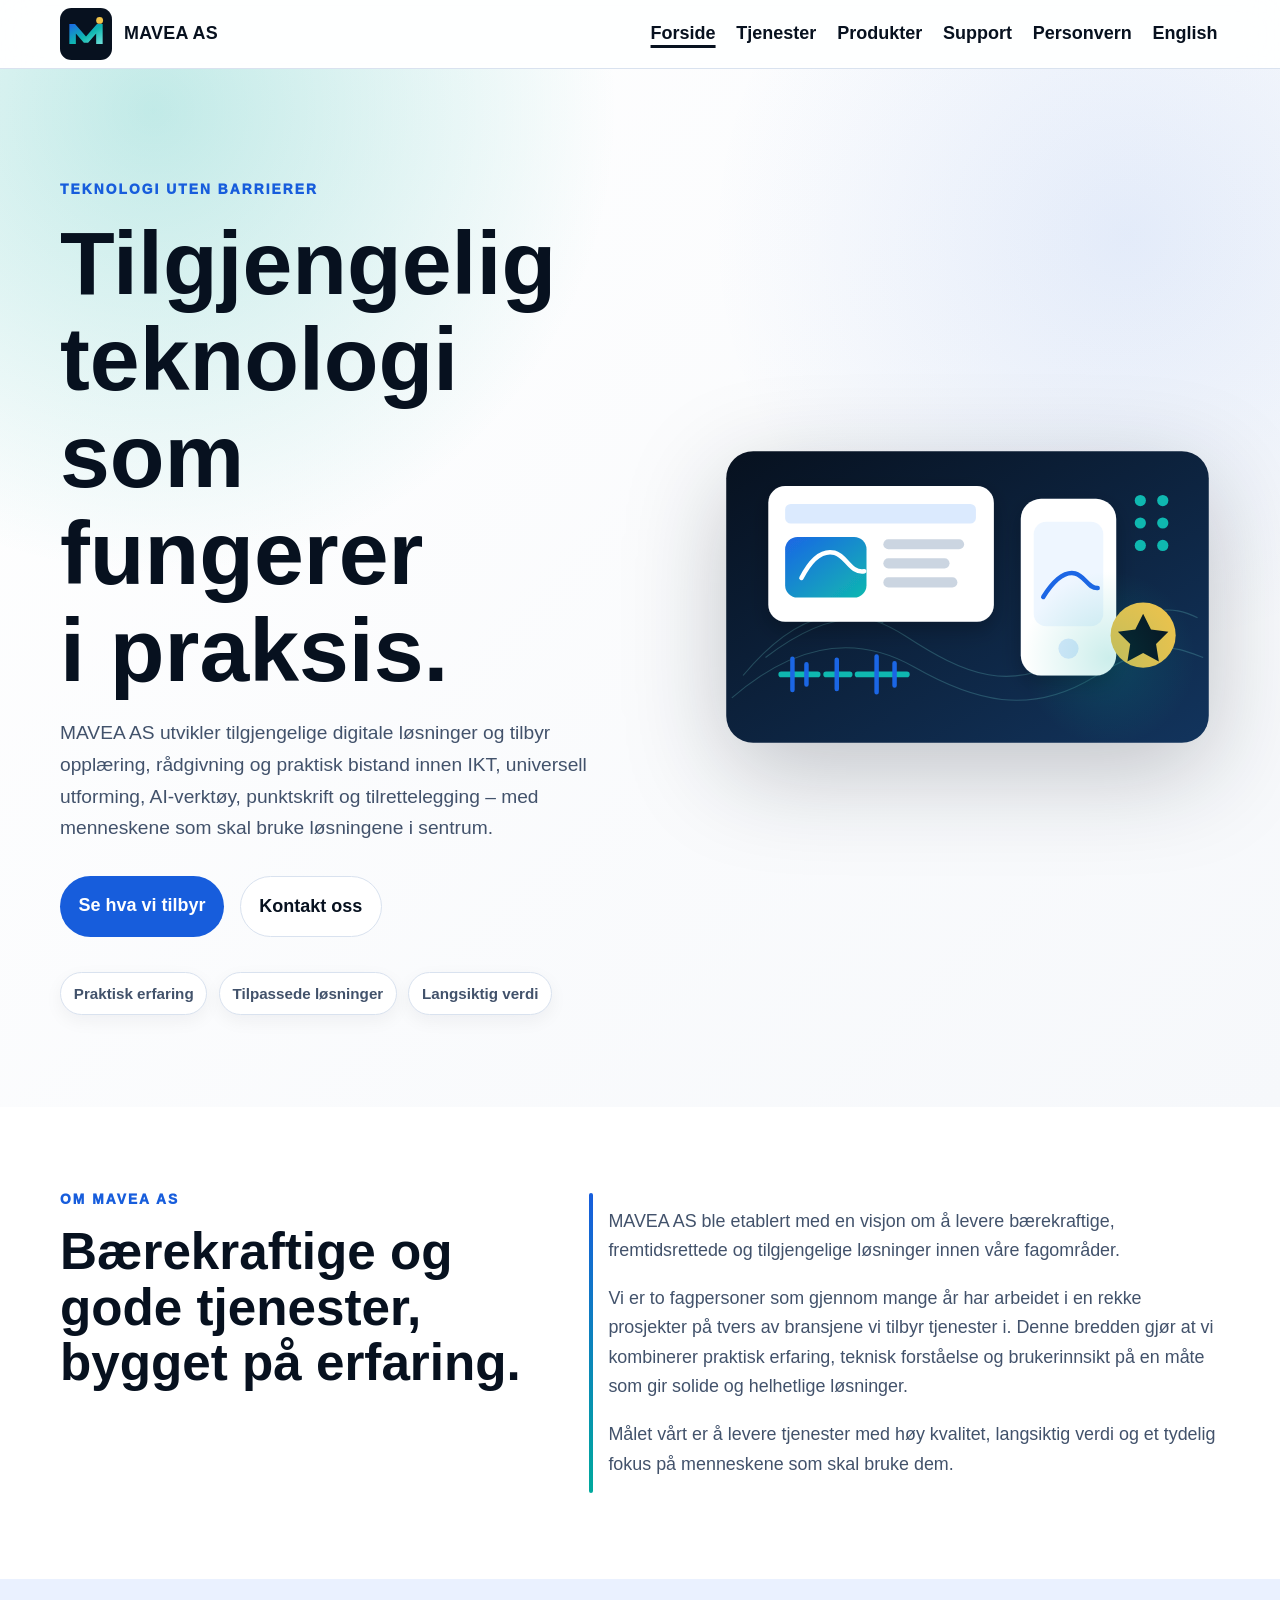
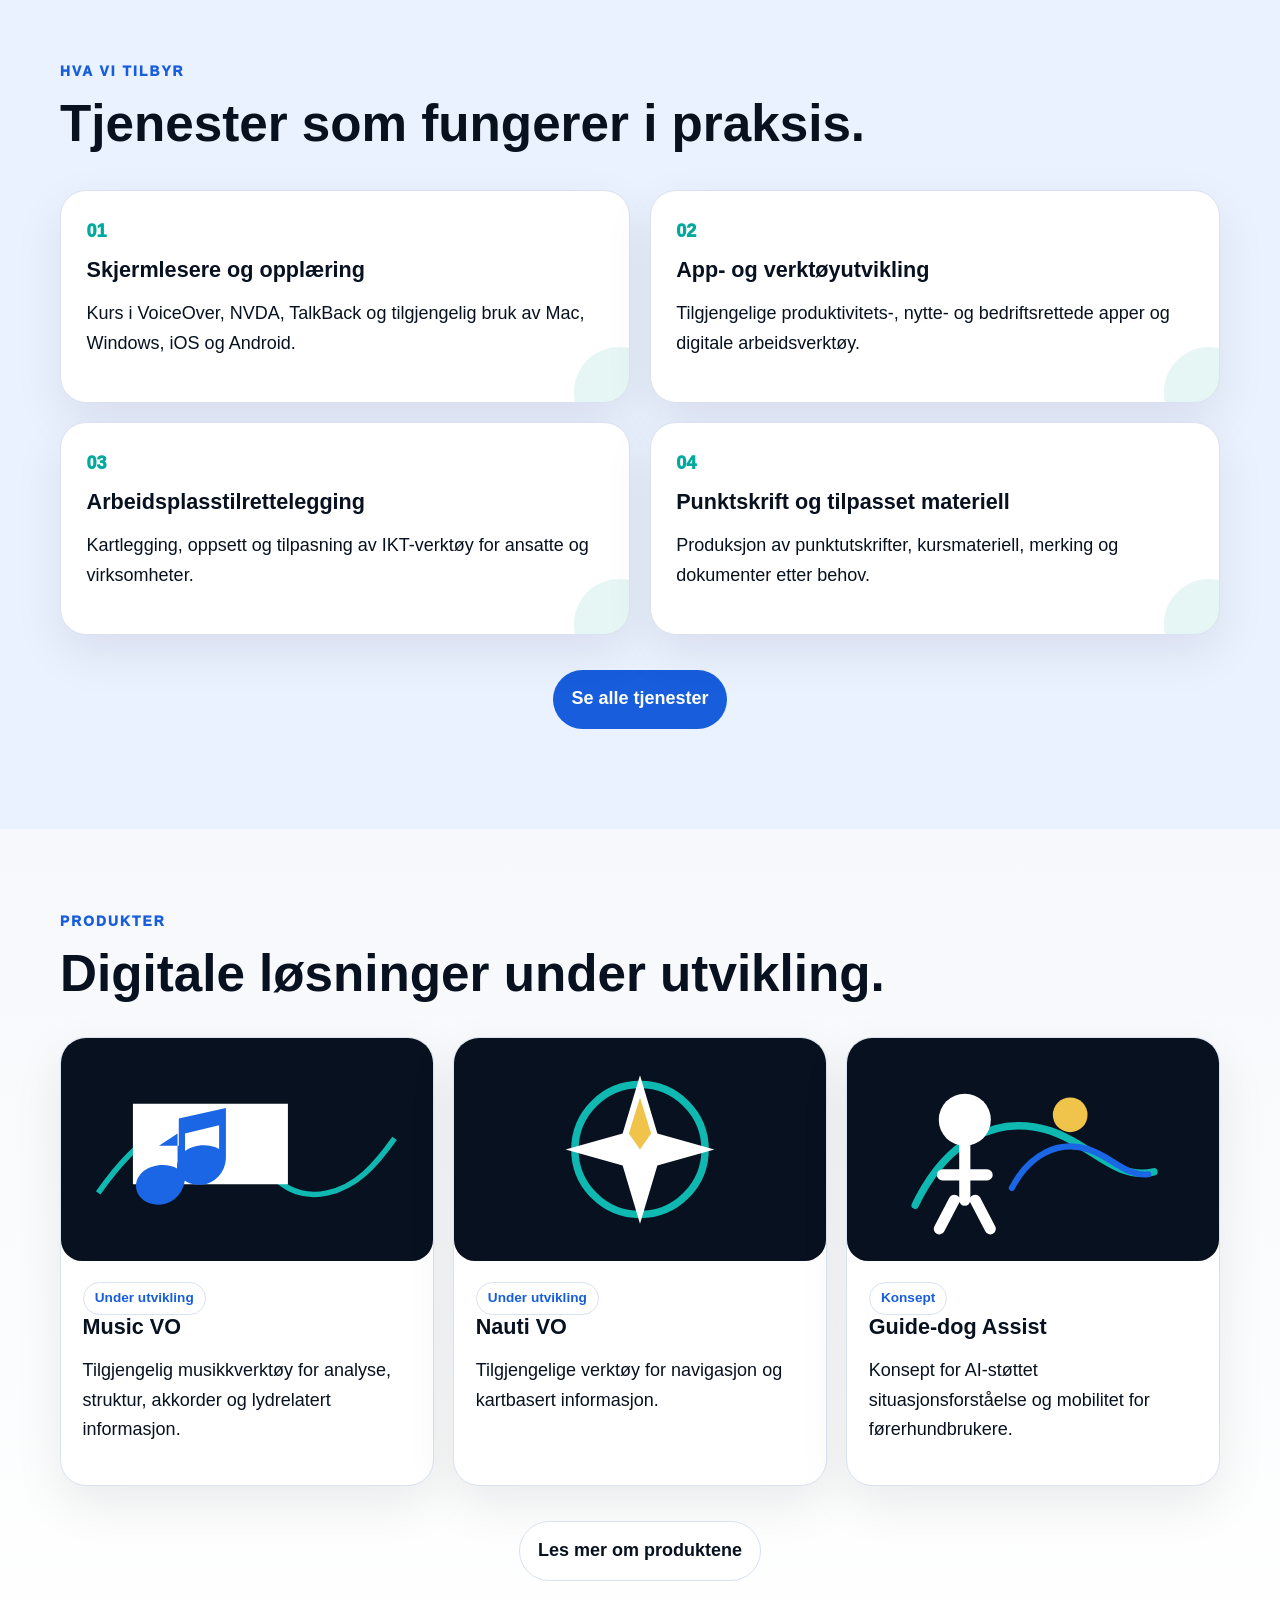
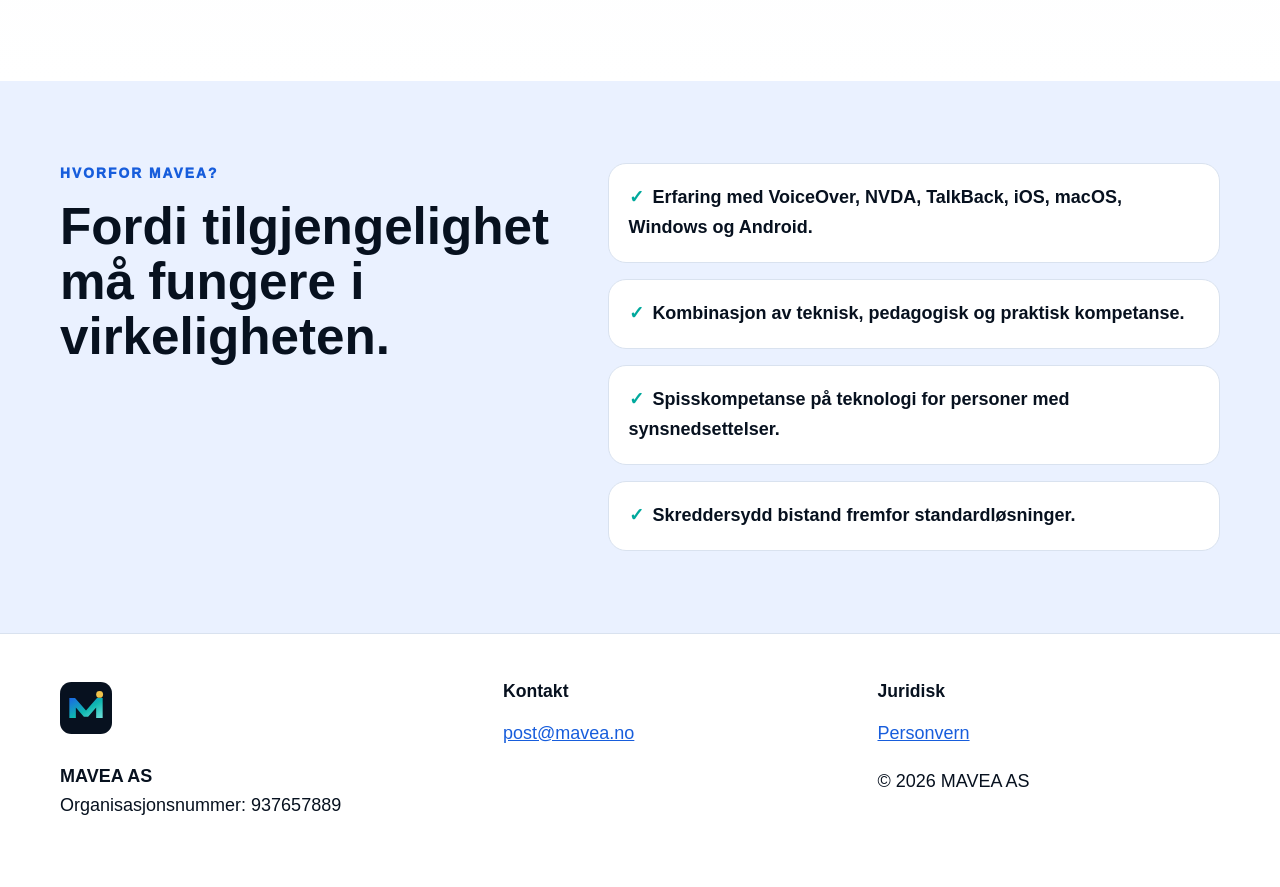
<file: index.html>
<!doctype html>
<html lang="no">
<head>
  <meta charset="utf-8">
  <meta name="viewport" content="width=device-width, initial-scale=1">
  <title>MAVEA AS – Teknologi uten barrierer</title>
  <meta name="description" content="MAVEA AS utvikler tilgjengelige digitale løsninger og tilbyr opplæring, rådgivning og tjenester innen IKT, universell utforming, AI, punktskrift og tilrettelegging.">
  <meta name="theme-color" content="#07111f">
  <meta property="og:title" content="MAVEA AS – Teknologi uten barrierer">
  <meta property="og:description" content="MAVEA AS utvikler tilgjengelige digitale løsninger og tilbyr opplæring, rådgivning og tjenester innen IKT, universell utforming, AI, punktskrift og tilrettelegging.">
  <meta property="og:type" content="website">
  <meta property="og:url" content="https://mavea.no/">
  <meta property="og:image" content="https://mavea.no/og-image.svg">
  <link rel="icon" href="favicon.svg" type="image/svg+xml">
  <link rel="manifest" href="manifest.webmanifest">
  <link rel="stylesheet" href="styles.css">
</head>
<body>
<a class="skip-link" href="#main">Hopp til hovedinnhold</a>
<header class="site-header">
  <div class="container header-inner">
    <a class="brand brand-lockup" href="index.html" aria-label="MAVEA AS"><img src="logo.svg" alt="" class="brand-mark"><span class="brand-name">MAVEA AS</span></a>
    <nav class="nav" aria-label="Hovedmeny">
      
<a href="index.html">Forside</a>
<a href="services.html">Tjenester</a>
<a href="products.html">Produkter</a>
<a href="support.html">Support</a>
<a href="privacy.html">Personvern</a>
<a href="en.html" lang="en">English</a>

    </nav>
  </div>
</header>
<main id="main">
<section class="hero hero-v5">
  <div class="container hero-v5-grid">
    <div>
      <p class="kicker">Teknologi uten barrierer</p>
      <h1>Tilgjengelig teknologi som fungerer i praksis.</h1>
      <p class="lead">MAVEA AS utvikler tilgjengelige digitale løsninger og tilbyr opplæring, rådgivning og praktisk bistand innen IKT, universell utforming, AI-verktøy, punktskrift og tilrettelegging – med menneskene som skal bruke løsningene i sentrum.</p>
      <div class="actions">
        <a class="button primary" href="services.html">Se hva vi tilbyr</a>
        <a class="button secondary" href="mailto:post@mavea.no">Kontakt oss</a>
      </div>
      <div class="trust-row" aria-label="Våre styrker">
        <span>Praktisk erfaring</span><span>Tilpassede løsninger</span><span>Langsiktig verdi</span>
      </div>
    </div>
    <div class="hero-art">
      <img src="hero-illustration.svg" alt="Illustrasjon av tilgjengelig teknologi, mobil, skjerm, punktskrift og navigasjon.">
    </div>
  </div>
</section>

<section class="section about-intro">
  <div class="container split">
    <div>
      <p class="kicker">Om MAVEA AS</p>
      <h2>Bærekraftige og gode tjenester, bygget på erfaring.</h2>
    </div>
    <div class="about-copy">
      <p>MAVEA AS ble etablert med en visjon om å levere bærekraftige, fremtidsrettede og tilgjengelige løsninger innen våre fagområder.</p>
      <p>Vi er to fagpersoner som gjennom mange år har arbeidet i en rekke prosjekter på tvers av bransjene vi tilbyr tjenester i. Denne bredden gjør at vi kombinerer praktisk erfaring, teknisk forståelse og brukerinnsikt på en måte som gir solide og helhetlige løsninger.</p>
      <p>Målet vårt er å levere tjenester med høy kvalitet, langsiktig verdi og et tydelig fokus på menneskene som skal bruke dem.</p>
    </div>
  </div>
</section>

<section class="section alt">
  <div class="container">
    <p class="kicker">Hva vi tilbyr</p>
    <h2>Tjenester som fungerer i praksis.</h2>
    <div class="service-showcase">
      <article><span class="service-number">01</span><h3>Skjermlesere og opplæring</h3><p>Kurs i VoiceOver, NVDA, TalkBack og tilgjengelig bruk av Mac, Windows, iOS og Android.</p></article>
      <article><span class="service-number">02</span><h3>App- og verktøyutvikling</h3><p>Tilgjengelige produktivitets-, nytte- og bedriftsrettede apper og digitale arbeidsverktøy.</p></article>
      <article><span class="service-number">03</span><h3>Arbeidsplasstilrettelegging</h3><p>Kartlegging, oppsett og tilpasning av IKT-verktøy for ansatte og virksomheter.</p></article>
      <article><span class="service-number">04</span><h3>Punktskrift og tilpasset materiell</h3><p>Produksjon av punktutskrifter, kursmateriell, merking og dokumenter etter behov.</p></article>
    </div>
    <p class="center-cta"><a class="button primary" href="services.html">Se alle tjenester</a></p>
  </div>
</section>

<section class="section products-preview">
  <div class="container">
    <p class="kicker">Produkter</p>
    <h2>Digitale løsninger under utvikling.</h2>
    <div class="product-preview-grid">
      <article class="product-preview-card"><img src="product-music.svg" alt=""><div><span class="badge">Under utvikling</span><h3>Music VO</h3><p>Tilgjengelig musikkverktøy for analyse, struktur, akkorder og lydrelatert informasjon.</p></div></article>
      <article class="product-preview-card"><img src="product-nauti.svg" alt=""><div><span class="badge">Under utvikling</span><h3>Nauti VO</h3><p>Tilgjengelige verktøy for navigasjon og kartbasert informasjon.</p></div></article>
      <article class="product-preview-card"><img src="product-guide.svg" alt=""><div><span class="badge">Konsept</span><h3>Guide-dog Assist</h3><p>Konsept for AI-støttet situasjonsforståelse og mobilitet for førerhundbrukere.</p></div></article>
    </div>
    <p class="center-cta"><a class="button secondary" href="products.html">Les mer om produktene</a></p>
  </div>
</section>

<section class="section alt">
  <div class="container split">
    <div>
      <p class="kicker">Hvorfor MAVEA?</p>
      <h2>Fordi tilgjengelighet må fungere i virkeligheten.</h2>
    </div>
    <ul class="check-list">
      <li>Erfaring med VoiceOver, NVDA, TalkBack, iOS, macOS, Windows og Android.</li>
      <li>Kombinasjon av teknisk, pedagogisk og praktisk kompetanse.</li>
      <li>Spisskompetanse på teknologi for personer med synsnedsettelser.</li>
      <li>Skreddersydd bistand fremfor standardløsninger.</li>
    </ul>
  </div>
</section>
</main>
<footer class="footer">
  <div class="container footer-grid">
    <div>
      <img src="logo.svg" alt="" class="footer-logo">
      <p><strong>MAVEA AS</strong><br>Organisasjonsnummer: 937657889</p>
    </div>
    <div>
      <h2>Kontakt</h2>
      <p><a href="mailto:post@mavea.no">post@mavea.no</a></p>
    </div>
    <div>
      <h2>Juridisk</h2>
      <p><a href="privacy.html">Personvern</a></p>
      <p>© 2026 MAVEA AS</p>
    </div>
  </div>
</footer>
<script src="script.js"></script>
</body>
</html>
</file>
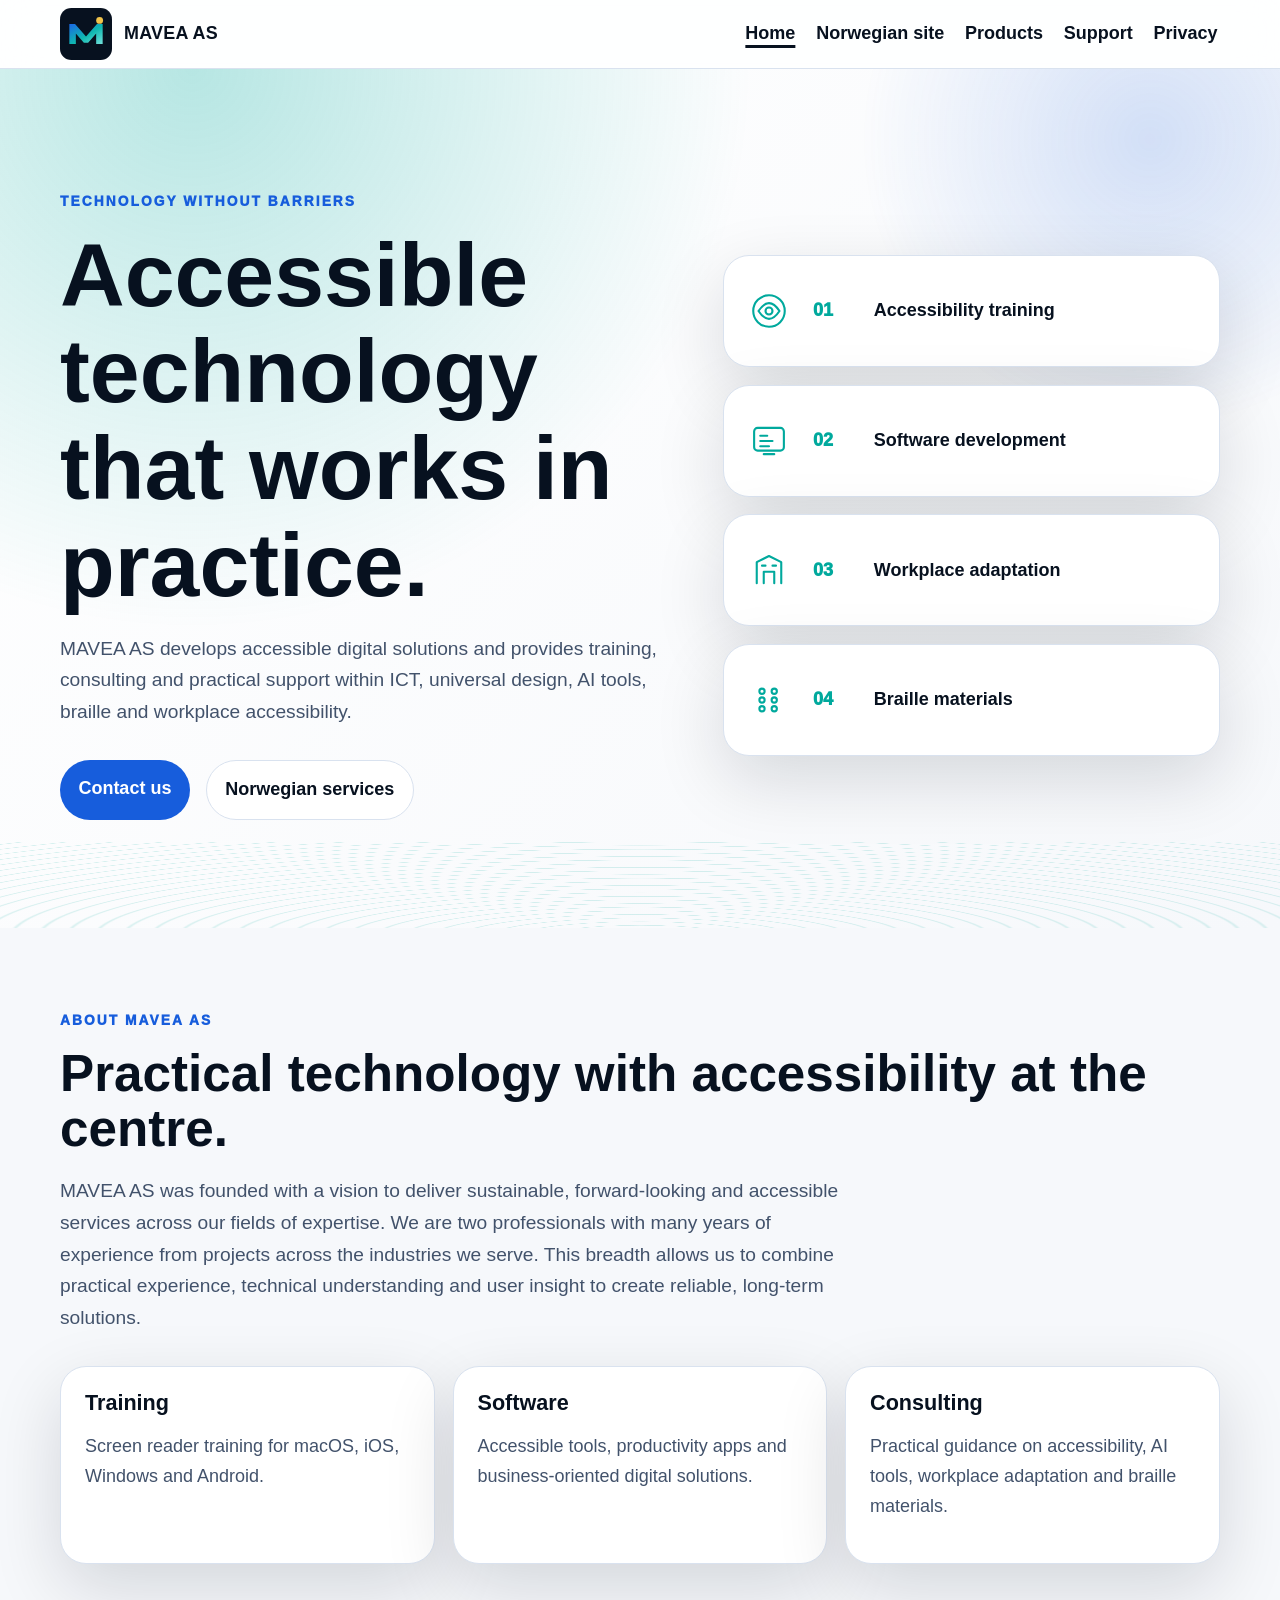
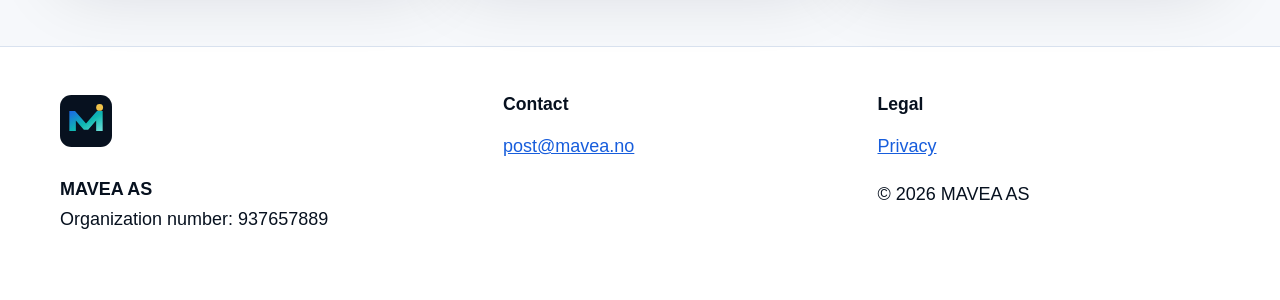
<file: en.html>
<!doctype html>
<html lang="en">
<head>
  <meta charset="utf-8">
  <meta name="viewport" content="width=device-width, initial-scale=1">
  <title>MAVEA AS – Technology without barriers</title>
  <meta name="description" content="MAVEA AS develops accessible digital solutions and provides training, consulting and practical support within ICT, universal design, AI tools, braille and workplace accessibility.">
  <meta name="theme-color" content="#07111f">
  <meta property="og:title" content="MAVEA AS – Technology without barriers">
  <meta property="og:description" content="MAVEA AS develops accessible digital solutions and provides training, consulting and practical support within ICT, universal design, AI tools, braille and workplace accessibility.">
  <meta property="og:type" content="website">
  <meta property="og:url" content="https://mavea.no/">
  <meta property="og:image" content="https://mavea.no/og-image.svg">
  <link rel="icon" href="favicon.svg" type="image/svg+xml">
  <link rel="manifest" href="manifest.webmanifest">
  <link rel="stylesheet" href="styles.css">
</head>
<body>
<a class="skip-link" href="#main">Skip to main content</a>
<header class="site-header">
  <div class="container header-inner">
    <a class="brand brand-lockup" href="en.html" aria-label="MAVEA AS"><img src="logo.svg" alt="" class="brand-mark"><span class="brand-name">MAVEA AS</span></a>
    <nav class="nav" aria-label="Main menu">
      
<a href="en.html">Home</a>
<a href="services.html">Norwegian site</a>
<a href="products.html">Products</a>
<a href="support.html">Support</a>
<a href="privacy.html">Privacy</a>

    </nav>
  </div>
</header>
<main id="main">

<section class="hero hero-enhanced">
  <div class="container hero-inner">
    <div>
      <p class="kicker">Technology without barriers</p>
      <h1>Accessible technology that works in practice.</h1>
      <p class="lead">MAVEA AS develops accessible digital solutions and provides training, consulting and practical support within ICT, universal design, AI tools, braille and workplace accessibility.</p>
      <div class="actions"><a class="button primary" href="mailto:post@mavea.no">Contact us</a><a class="button secondary" href="services.html">Norwegian services</a></div>
    </div>
    <div class="hero-panel" aria-label="Main areas">
      <div class="feature-card"><svg class="feature-icon" aria-hidden="true" viewBox="0 0 48 48"><circle cx="24" cy="24" r="18"/><path d="M12 24c4-6 8-9 12-9s8 3 12 9c-4 6-8 9-12 9s-8-3-12-9Z"/><circle cx="24" cy="24" r="4"/></svg><span>01</span><strong>Accessibility training</strong></div>
      <div class="feature-card"><svg class="feature-icon" aria-hidden="true" viewBox="0 0 48 48"><rect x="7" y="9" width="34" height="26" rx="4"/><path d="M14 18h8M14 24h14M14 30h10M18 39h12"/></svg><span>02</span><strong>Software development</strong></div>
      <div class="feature-card"><svg class="feature-icon" aria-hidden="true" viewBox="0 0 48 48"><path d="M10 39V15l14-7 14 7v24"/><path d="M18 39V26h12v13M16 19h4M28 19h4"/></svg><span>03</span><strong>Workplace adaptation</strong></div>
      <div class="feature-card"><svg class="feature-icon" aria-hidden="true" viewBox="0 0 48 48"><circle cx="16" cy="14" r="3"/><circle cx="16" cy="24" r="3"/><circle cx="16" cy="34" r="3"/><circle cx="30" cy="14" r="3"/><circle cx="30" cy="24" r="3"/><circle cx="30" cy="34" r="3"/></svg><span>04</span><strong>Braille materials</strong></div>
    </div>
  </div>
</section>
<section class="section">
  <div class="container">
    <p class="kicker">About MAVEA AS</p>
    <h2>Practical technology with accessibility at the centre.</h2>
    <p class="intro">MAVEA AS was founded with a vision to deliver sustainable, forward-looking and accessible services across our fields of expertise. We are two professionals with many years of experience from projects across the industries we serve. This breadth allows us to combine practical experience, technical understanding and user insight to create reliable, long-term solutions.</p>
    <div class="cards">
      <article class="card"><h3>Training</h3><p>Screen reader training for macOS, iOS, Windows and Android.</p></article>
      <article class="card"><h3>Software</h3><p>Accessible tools, productivity apps and business-oriented digital solutions.</p></article>
      <article class="card"><h3>Consulting</h3><p>Practical guidance on accessibility, AI tools, workplace adaptation and braille materials.</p></article>
    </div>
  </div>
</section>

</main>
<footer class="footer">
  <div class="container footer-grid">
    <div>
      <img src="logo.svg" alt="" class="footer-logo">
      <p><strong>MAVEA AS</strong><br>Organization number: 937657889</p>
    </div>
    <div>
      <h2>Contact</h2>
      <p><a href="mailto:post@mavea.no">post@mavea.no</a></p>
    </div>
    <div>
      <h2>Legal</h2>
      <p><a href="privacy.html">Privacy</a></p>
      <p>© 2026 MAVEA AS</p>
    </div>
  </div>
</footer>
<script src="script.js"></script>
</body>
</html>
</file>
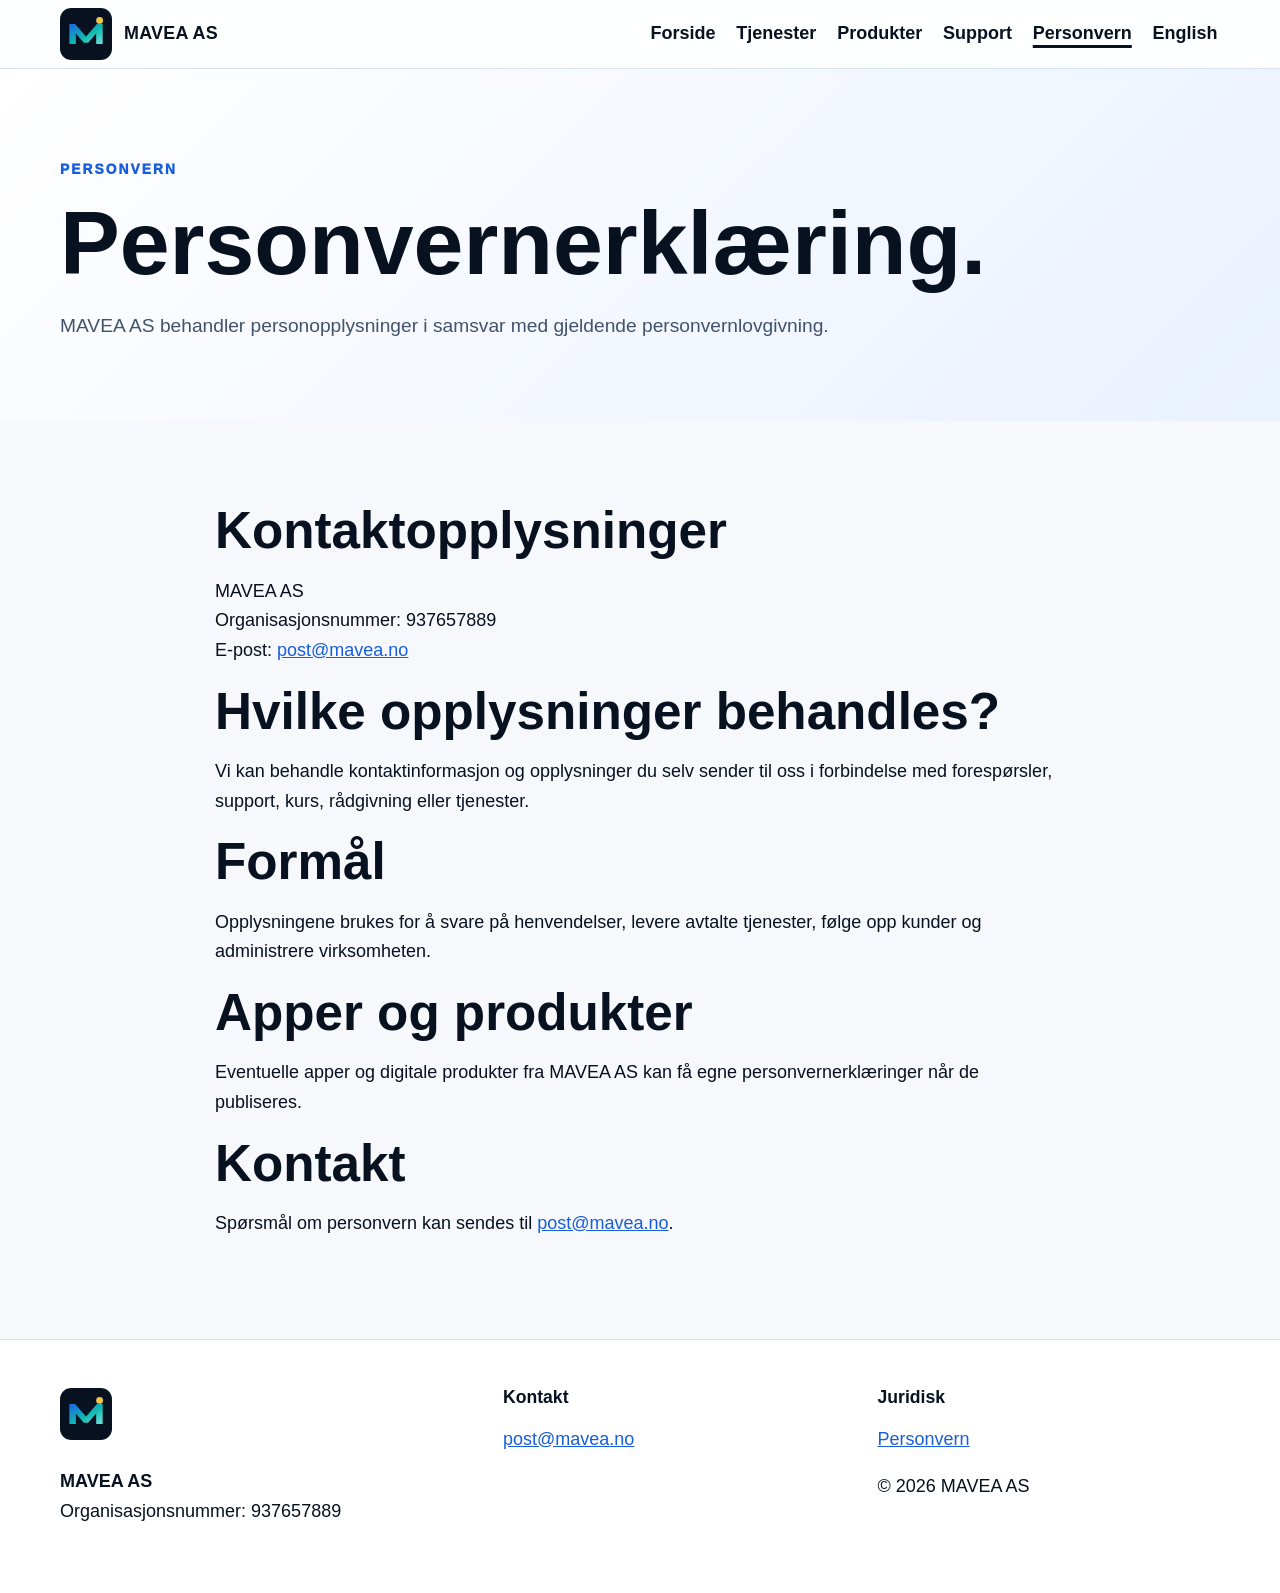
<file: privacy.html>
<!doctype html>
<html lang="no">
<head>
  <meta charset="utf-8">
  <meta name="viewport" content="width=device-width, initial-scale=1">
  <title>Personvern – MAVEA AS</title>
  <meta name="description" content="MAVEA AS utvikler tilgjengelige digitale løsninger og tilbyr opplæring, rådgivning og tjenester innen IKT, universell utforming, AI, punktskrift og tilrettelegging.">
  <meta name="theme-color" content="#07111f">
  <meta property="og:title" content="Personvern – MAVEA AS">
  <meta property="og:description" content="MAVEA AS utvikler tilgjengelige digitale løsninger og tilbyr opplæring, rådgivning og tjenester innen IKT, universell utforming, AI, punktskrift og tilrettelegging.">
  <meta property="og:type" content="website">
  <meta property="og:url" content="https://mavea.no/">
  <meta property="og:image" content="https://mavea.no/og-image.svg">
  <link rel="icon" href="favicon.svg" type="image/svg+xml">
  <link rel="manifest" href="manifest.webmanifest">
  <link rel="stylesheet" href="styles.css">
</head>
<body>
<a class="skip-link" href="#main">Hopp til hovedinnhold</a>
<header class="site-header">
  <div class="container header-inner">
    <a class="brand brand-lockup" href="index.html" aria-label="MAVEA AS"><img src="logo.svg" alt="" class="brand-mark"><span class="brand-name">MAVEA AS</span></a>
    <nav class="nav" aria-label="Hovedmeny">
      
<a href="index.html">Forside</a>
<a href="services.html">Tjenester</a>
<a href="products.html">Produkter</a>
<a href="support.html">Support</a>
<a href="privacy.html">Personvern</a>
<a href="en.html" lang="en">English</a>

    </nav>
  </div>
</header>
<main id="main">

<section class="page-hero">
  <div class="container">
    <p class="kicker">Personvern</p>
    <h1>Personvernerklæring.</h1>
    <p class="lead">MAVEA AS behandler personopplysninger i samsvar med gjeldende personvernlovgivning.</p>
  </div>
</section>
<section class="section">
  <div class="container narrow">
    <h2>Kontaktopplysninger</h2>
    <p>MAVEA AS<br>Organisasjonsnummer: 937657889<br>E-post: <a href="mailto:post@mavea.no">post@mavea.no</a></p>
    <h2>Hvilke opplysninger behandles?</h2>
    <p>Vi kan behandle kontaktinformasjon og opplysninger du selv sender til oss i forbindelse med forespørsler, support, kurs, rådgivning eller tjenester.</p>
    <h2>Formål</h2>
    <p>Opplysningene brukes for å svare på henvendelser, levere avtalte tjenester, følge opp kunder og administrere virksomheten.</p>
    <h2>Apper og produkter</h2>
    <p>Eventuelle apper og digitale produkter fra MAVEA AS kan få egne personvernerklæringer når de publiseres.</p>
    <h2>Kontakt</h2>
    <p>Spørsmål om personvern kan sendes til <a href="mailto:post@mavea.no">post@mavea.no</a>.</p>
  </div>
</section>

</main>
<footer class="footer">
  <div class="container footer-grid">
    <div>
      <img src="logo.svg" alt="" class="footer-logo">
      <p><strong>MAVEA AS</strong><br>Organisasjonsnummer: 937657889</p>
    </div>
    <div>
      <h2>Kontakt</h2>
      <p><a href="mailto:post@mavea.no">post@mavea.no</a></p>
    </div>
    <div>
      <h2>Juridisk</h2>
      <p><a href="privacy.html">Personvern</a></p>
      <p>© 2026 MAVEA AS</p>
    </div>
  </div>
</footer>
<script src="script.js"></script>
</body>
</html>
</file>
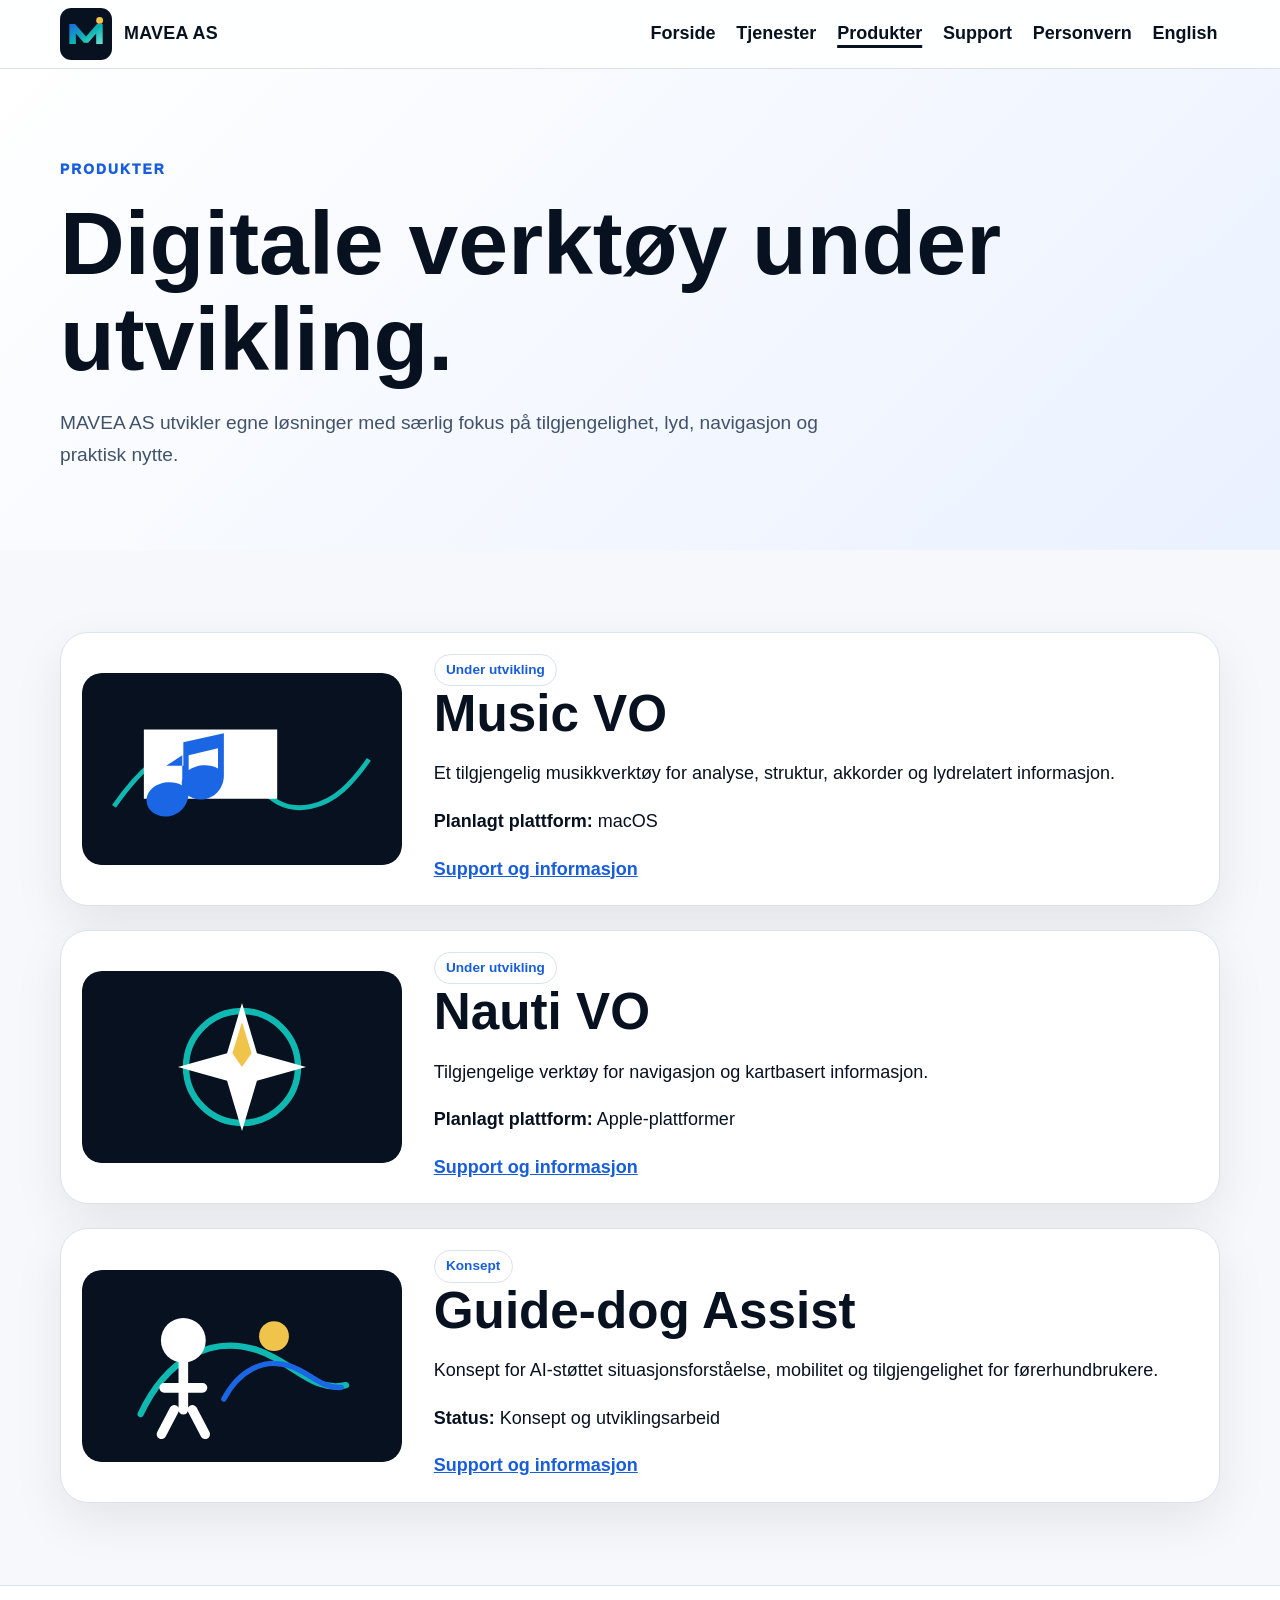
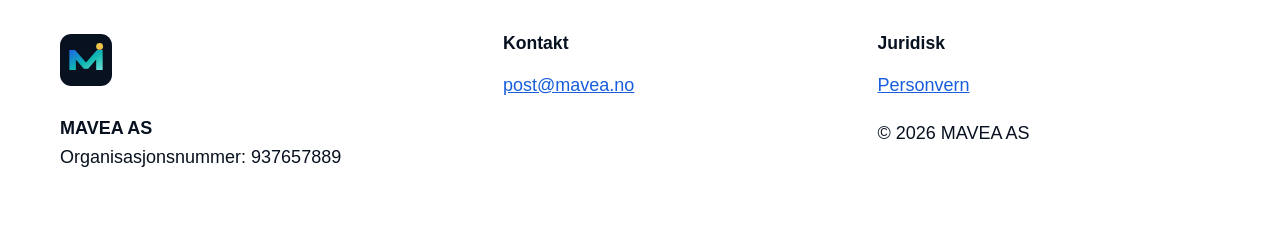
<file: products.html>
<!doctype html>
<html lang="no">
<head>
  <meta charset="utf-8">
  <meta name="viewport" content="width=device-width, initial-scale=1">
  <title>Produkter – MAVEA AS</title>
  <meta name="description" content="MAVEA AS utvikler tilgjengelige digitale løsninger og tilbyr opplæring, rådgivning og tjenester innen IKT, universell utforming, AI, punktskrift og tilrettelegging.">
  <meta name="theme-color" content="#07111f">
  <meta property="og:title" content="Produkter – MAVEA AS">
  <meta property="og:description" content="MAVEA AS utvikler tilgjengelige digitale løsninger og tilbyr opplæring, rådgivning og tjenester innen IKT, universell utforming, AI, punktskrift og tilrettelegging.">
  <meta property="og:type" content="website">
  <meta property="og:url" content="https://mavea.no/">
  <meta property="og:image" content="https://mavea.no/og-image.svg">
  <link rel="icon" href="favicon.svg" type="image/svg+xml">
  <link rel="manifest" href="manifest.webmanifest">
  <link rel="stylesheet" href="styles.css">
</head>
<body>
<a class="skip-link" href="#main">Hopp til hovedinnhold</a>
<header class="site-header">
  <div class="container header-inner">
    <a class="brand brand-lockup" href="index.html" aria-label="MAVEA AS"><img src="logo.svg" alt="" class="brand-mark"><span class="brand-name">MAVEA AS</span></a>
    <nav class="nav" aria-label="Hovedmeny">
      
<a href="index.html">Forside</a>
<a href="services.html">Tjenester</a>
<a href="products.html">Produkter</a>
<a href="support.html">Support</a>
<a href="privacy.html">Personvern</a>
<a href="en.html" lang="en">English</a>

    </nav>
  </div>
</header>
<main id="main">

<section class="page-hero">
  <div class="container">
    <p class="kicker">Produkter</p>
    <h1>Digitale verktøy under utvikling.</h1>
    <p class="lead">MAVEA AS utvikler egne løsninger med særlig fokus på tilgjengelighet, lyd, navigasjon og praktisk nytte.</p>
  </div>
</section>
<section class="section">
  <div class="container product-detail-grid">
    <article class="product-detail-card">
      <img src="product-music.svg" alt="">
      <div><span class="badge">Under utvikling</span><h2>Music VO</h2><p>Et tilgjengelig musikkverktøy for analyse, struktur, akkorder og lydrelatert informasjon.</p><p><strong>Planlagt plattform:</strong> macOS</p><a class="text-link" href="support.html">Support og informasjon</a></div>
    </article>
    <article class="product-detail-card">
      <img src="product-nauti.svg" alt="">
      <div><span class="badge">Under utvikling</span><h2>Nauti VO</h2><p>Tilgjengelige verktøy for navigasjon og kartbasert informasjon.</p><p><strong>Planlagt plattform:</strong> Apple-plattformer</p><a class="text-link" href="support.html">Support og informasjon</a></div>
    </article>
    <article class="product-detail-card">
      <img src="product-guide.svg" alt="">
      <div><span class="badge">Konsept</span><h2>Guide-dog Assist</h2><p>Konsept for AI-støttet situasjonsforståelse, mobilitet og tilgjengelighet for førerhundbrukere.</p><p><strong>Status:</strong> Konsept og utviklingsarbeid</p><a class="text-link" href="support.html">Support og informasjon</a></div>
    </article>
  </div>
</section>

</main>
<footer class="footer">
  <div class="container footer-grid">
    <div>
      <img src="logo.svg" alt="" class="footer-logo">
      <p><strong>MAVEA AS</strong><br>Organisasjonsnummer: 937657889</p>
    </div>
    <div>
      <h2>Kontakt</h2>
      <p><a href="mailto:post@mavea.no">post@mavea.no</a></p>
    </div>
    <div>
      <h2>Juridisk</h2>
      <p><a href="privacy.html">Personvern</a></p>
      <p>© 2026 MAVEA AS</p>
    </div>
  </div>
</footer>
<script src="script.js"></script>
</body>
</html>
</file>
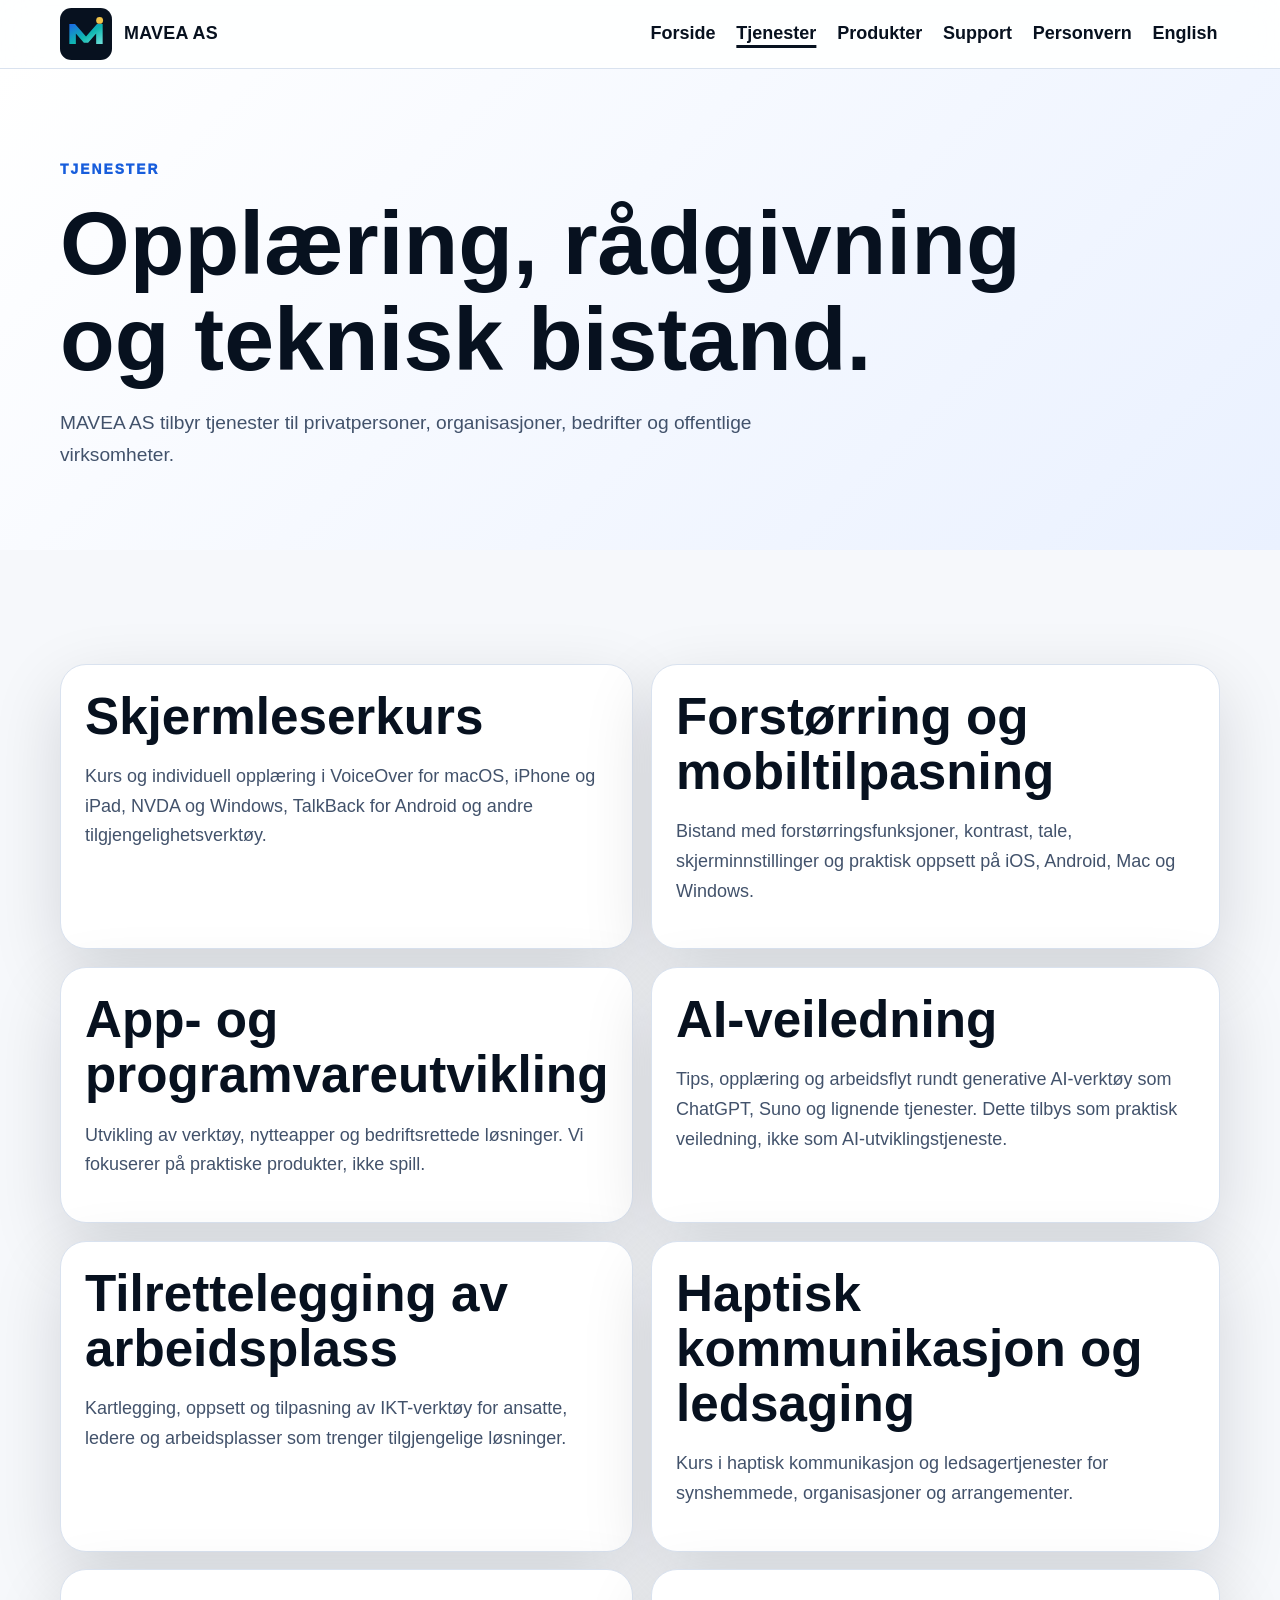
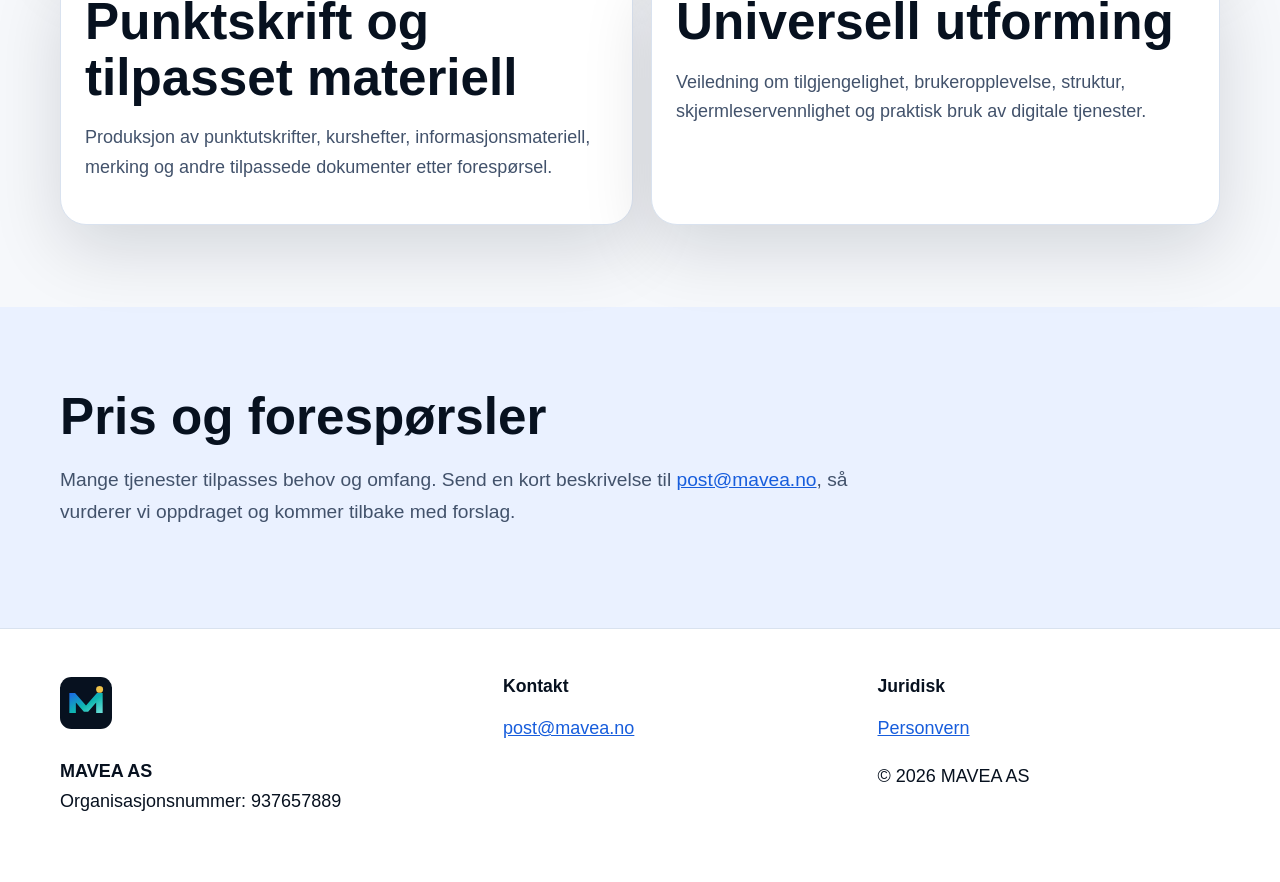
<file: services.html>
<!doctype html>
<html lang="no">
<head>
  <meta charset="utf-8">
  <meta name="viewport" content="width=device-width, initial-scale=1">
  <title>Tjenester – MAVEA AS</title>
  <meta name="description" content="MAVEA AS utvikler tilgjengelige digitale løsninger og tilbyr opplæring, rådgivning og tjenester innen IKT, universell utforming, AI, punktskrift og tilrettelegging.">
  <meta name="theme-color" content="#07111f">
  <meta property="og:title" content="Tjenester – MAVEA AS">
  <meta property="og:description" content="MAVEA AS utvikler tilgjengelige digitale løsninger og tilbyr opplæring, rådgivning og tjenester innen IKT, universell utforming, AI, punktskrift og tilrettelegging.">
  <meta property="og:type" content="website">
  <meta property="og:url" content="https://mavea.no/">
  <meta property="og:image" content="https://mavea.no/og-image.svg">
  <link rel="icon" href="favicon.svg" type="image/svg+xml">
  <link rel="manifest" href="manifest.webmanifest">
  <link rel="stylesheet" href="styles.css">
</head>
<body>
<a class="skip-link" href="#main">Hopp til hovedinnhold</a>
<header class="site-header">
  <div class="container header-inner">
    <a class="brand brand-lockup" href="index.html" aria-label="MAVEA AS"><img src="logo.svg" alt="" class="brand-mark"><span class="brand-name">MAVEA AS</span></a>
    <nav class="nav" aria-label="Hovedmeny">
      
<a href="index.html">Forside</a>
<a href="services.html">Tjenester</a>
<a href="products.html">Produkter</a>
<a href="support.html">Support</a>
<a href="privacy.html">Personvern</a>
<a href="en.html" lang="en">English</a>

    </nav>
  </div>
</header>
<main id="main">

<section class="page-hero">
  <div class="container">
    <p class="kicker">Tjenester</p>
    <h1>Opplæring, rådgivning og teknisk bistand.</h1>
    <p class="lead">MAVEA AS tilbyr tjenester til privatpersoner, organisasjoner, bedrifter og offentlige virksomheter.</p>
  </div>
</section>
<section class="section">
  <div class="container service-grid">
    <article class="service"><h2>Skjermleserkurs</h2><p>Kurs og individuell opplæring i VoiceOver for macOS, iPhone og iPad, NVDA og Windows, TalkBack for Android og andre tilgjengelighetsverktøy.</p></article>
    <article class="service"><h2>Forstørring og mobiltilpasning</h2><p>Bistand med forstørringsfunksjoner, kontrast, tale, skjerminnstillinger og praktisk oppsett på iOS, Android, Mac og Windows.</p></article>
    <article class="service"><h2>App- og programvareutvikling</h2><p>Utvikling av verktøy, nytteapper og bedriftsrettede løsninger. Vi fokuserer på praktiske produkter, ikke spill.</p></article>
    <article class="service"><h2>AI-veiledning</h2><p>Tips, opplæring og arbeidsflyt rundt generative AI-verktøy som ChatGPT, Suno og lignende tjenester. Dette tilbys som praktisk veiledning, ikke som AI-utviklingstjeneste.</p></article>
    <article class="service"><h2>Tilrettelegging av arbeidsplass</h2><p>Kartlegging, oppsett og tilpasning av IKT-verktøy for ansatte, ledere og arbeidsplasser som trenger tilgjengelige løsninger.</p></article>
    <article class="service"><h2>Haptisk kommunikasjon og ledsaging</h2><p>Kurs i haptisk kommunikasjon og ledsagertjenester for synshemmede, organisasjoner og arrangementer.</p></article>
    <article class="service"><h2>Punktskrift og tilpasset materiell</h2><p>Produksjon av punktutskrifter, kurshefter, informasjonsmateriell, merking og andre tilpassede dokumenter etter forespørsel.</p></article>
    <article class="service"><h2>Universell utforming</h2><p>Veiledning om tilgjengelighet, brukeropplevelse, struktur, skjermleservennlighet og praktisk bruk av digitale tjenester.</p></article>
  </div>
</section>
<section class="section alt">
  <div class="container">
    <h2>Pris og forespørsler</h2>
    <p class="intro">Mange tjenester tilpasses behov og omfang. Send en kort beskrivelse til <a href="mailto:post@mavea.no">post@mavea.no</a>, så vurderer vi oppdraget og kommer tilbake med forslag.</p>
  </div>
</section>

</main>
<footer class="footer">
  <div class="container footer-grid">
    <div>
      <img src="logo.svg" alt="" class="footer-logo">
      <p><strong>MAVEA AS</strong><br>Organisasjonsnummer: 937657889</p>
    </div>
    <div>
      <h2>Kontakt</h2>
      <p><a href="mailto:post@mavea.no">post@mavea.no</a></p>
    </div>
    <div>
      <h2>Juridisk</h2>
      <p><a href="privacy.html">Personvern</a></p>
      <p>© 2026 MAVEA AS</p>
    </div>
  </div>
</footer>
<script src="script.js"></script>
</body>
</html>
</file>
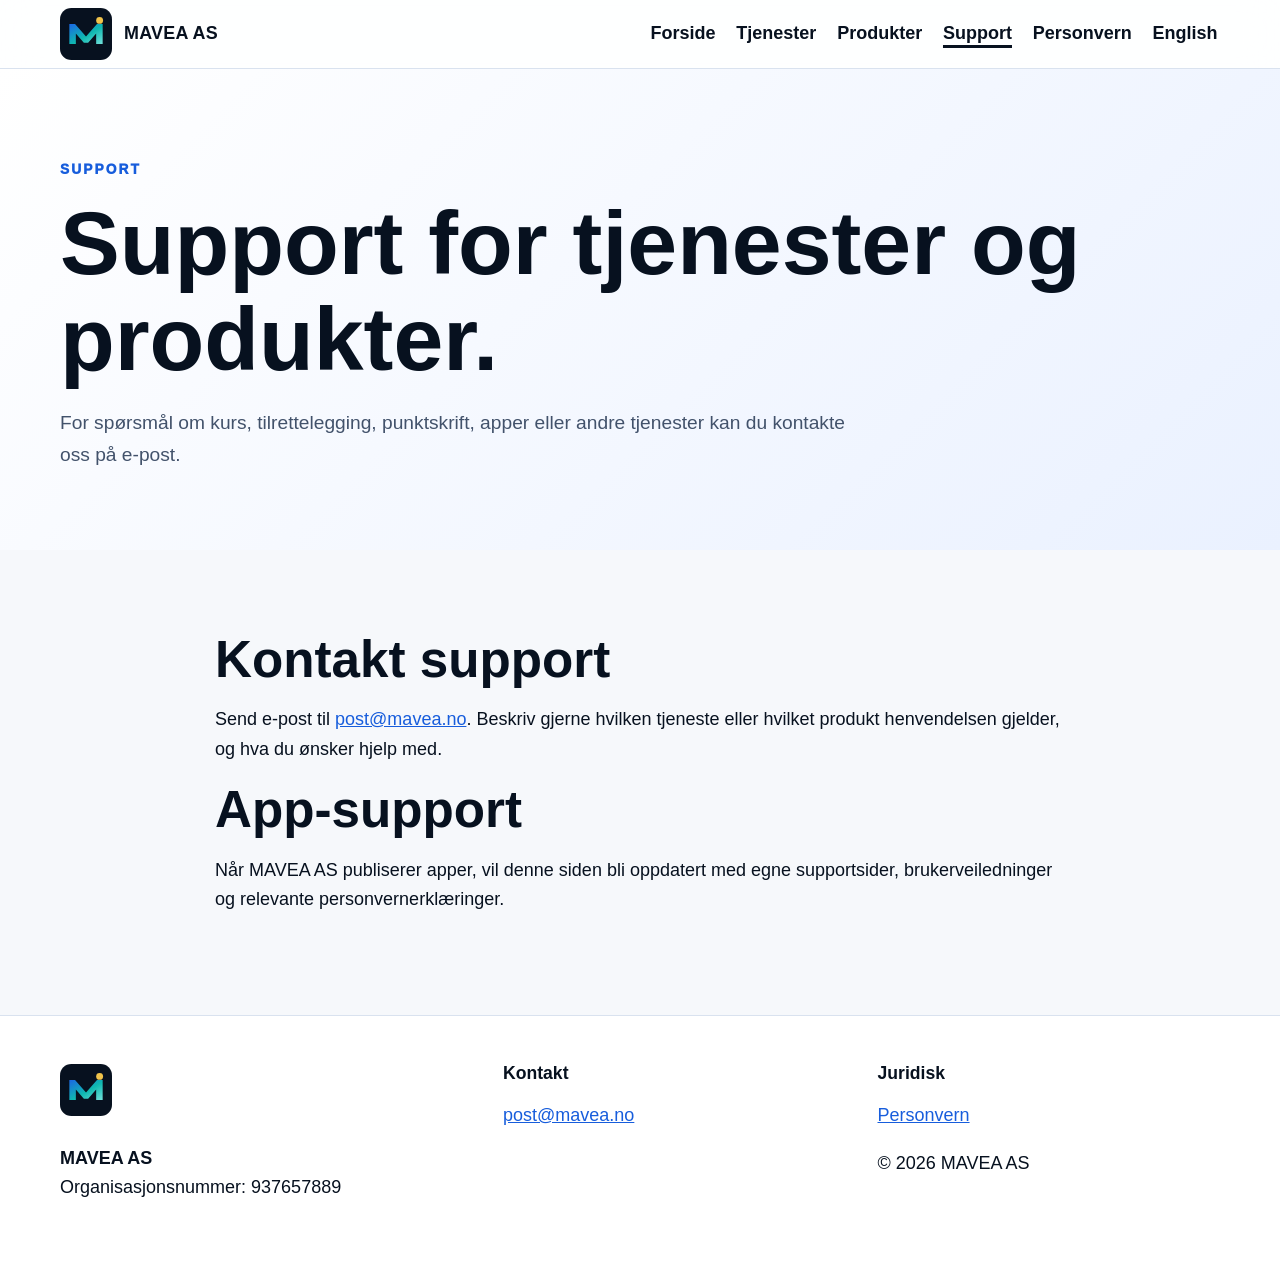
<file: support.html>
<!doctype html>
<html lang="no">
<head>
  <meta charset="utf-8">
  <meta name="viewport" content="width=device-width, initial-scale=1">
  <title>Support – MAVEA AS</title>
  <meta name="description" content="MAVEA AS utvikler tilgjengelige digitale løsninger og tilbyr opplæring, rådgivning og tjenester innen IKT, universell utforming, AI, punktskrift og tilrettelegging.">
  <meta name="theme-color" content="#07111f">
  <meta property="og:title" content="Support – MAVEA AS">
  <meta property="og:description" content="MAVEA AS utvikler tilgjengelige digitale løsninger og tilbyr opplæring, rådgivning og tjenester innen IKT, universell utforming, AI, punktskrift og tilrettelegging.">
  <meta property="og:type" content="website">
  <meta property="og:url" content="https://mavea.no/">
  <meta property="og:image" content="https://mavea.no/og-image.svg">
  <link rel="icon" href="favicon.svg" type="image/svg+xml">
  <link rel="manifest" href="manifest.webmanifest">
  <link rel="stylesheet" href="styles.css">
</head>
<body>
<a class="skip-link" href="#main">Hopp til hovedinnhold</a>
<header class="site-header">
  <div class="container header-inner">
    <a class="brand brand-lockup" href="index.html" aria-label="MAVEA AS"><img src="logo.svg" alt="" class="brand-mark"><span class="brand-name">MAVEA AS</span></a>
    <nav class="nav" aria-label="Hovedmeny">
      
<a href="index.html">Forside</a>
<a href="services.html">Tjenester</a>
<a href="products.html">Produkter</a>
<a href="support.html">Support</a>
<a href="privacy.html">Personvern</a>
<a href="en.html" lang="en">English</a>

    </nav>
  </div>
</header>
<main id="main">

<section class="page-hero">
  <div class="container">
    <p class="kicker">Support</p>
    <h1>Support for tjenester og produkter.</h1>
    <p class="lead">For spørsmål om kurs, tilrettelegging, punktskrift, apper eller andre tjenester kan du kontakte oss på e-post.</p>
  </div>
</section>
<section class="section">
  <div class="container narrow">
    <h2>Kontakt support</h2>
    <p>Send e-post til <a href="mailto:post@mavea.no">post@mavea.no</a>. Beskriv gjerne hvilken tjeneste eller hvilket produkt henvendelsen gjelder, og hva du ønsker hjelp med.</p>
    <h2>App-support</h2>
    <p>Når MAVEA AS publiserer apper, vil denne siden bli oppdatert med egne supportsider, brukerveiledninger og relevante personvernerklæringer.</p>
  </div>
</section>

</main>
<footer class="footer">
  <div class="container footer-grid">
    <div>
      <img src="logo.svg" alt="" class="footer-logo">
      <p><strong>MAVEA AS</strong><br>Organisasjonsnummer: 937657889</p>
    </div>
    <div>
      <h2>Kontakt</h2>
      <p><a href="mailto:post@mavea.no">post@mavea.no</a></p>
    </div>
    <div>
      <h2>Juridisk</h2>
      <p><a href="privacy.html">Personvern</a></p>
      <p>© 2026 MAVEA AS</p>
    </div>
  </div>
</footer>
<script src="script.js"></script>
</body>
</html>
</file>
<file: styles.css>
:root{--bg:#f6f8fb;--surface:#fff;--surface2:#eaf1ff;--text:#07111f;--muted:#42526b;--line:#d9e2ef;--primary:#175ddc;--primary2:#0f3f96;--accent:#00a99d;--gold:#d6a94a;--shadow:0 24px 70px rgba(7,17,31,.14);--radius:26px}
@media(prefers-color-scheme:dark){:root{--bg:#050914;--surface:#0d1726;--surface2:#101c30;--text:#f6f8fb;--muted:#c7d2e5;--line:#26374f;--primary:#7bb0ff;--primary2:#a7c7ff;--accent:#40dccf;--gold:#f0c76c;--shadow:0 24px 70px rgba(0,0,0,.5)}}
*{box-sizing:border-box}html{scroll-behavior:smooth}body{margin:0;font-family:-apple-system,BlinkMacSystemFont,"Segoe UI",Roboto,Helvetica,Arial,sans-serif;background:var(--bg);color:var(--text);font-size:18px;line-height:1.65}a{color:var(--primary)}a:focus-visible,button:focus-visible{outline:4px solid var(--accent);outline-offset:4px}.skip-link{position:absolute;top:-100px;left:1rem;background:var(--text);color:var(--bg);padding:.8rem 1rem;border-radius:12px;z-index:999}.skip-link:focus{top:1rem}.container{width:min(1160px,calc(100% - 32px));margin:auto}.site-header{position:sticky;top:0;z-index:20;background:color-mix(in srgb,var(--surface) 88%,transparent);border-bottom:1px solid var(--line);backdrop-filter:blur(18px)}.header-inner{min-height:82px;display:flex;align-items:center;justify-content:space-between;gap:1.2rem}.brand{display:flex;align-items:center;gap:.8rem;color:var(--text);font-weight:900;text-decoration:none;letter-spacing:.03em}.logo{width:48px;height:48px}.nav{display:flex;gap:1rem;flex-wrap:wrap}.nav a{color:var(--text);text-decoration:none;font-weight:750}.nav a:hover{text-decoration:underline}.hero{padding:108px 0;background:radial-gradient(circle at 15% 0%,color-mix(in srgb,var(--accent) 28%,transparent),transparent 35rem),linear-gradient(135deg,var(--surface),var(--bg))}.page-hero{padding:90px 0 60px;background:linear-gradient(135deg,var(--surface),var(--surface2))}.hero-inner{display:grid;grid-template-columns:1.1fr .9fr;gap:56px;align-items:center}.kicker{color:var(--primary);text-transform:uppercase;letter-spacing:.15em;font-size:.86rem;font-weight:950;margin:0 0 .8rem}h1,h2,h3{line-height:1.08;margin:0 0 1rem}h1{font-size:clamp(2.8rem,7vw,5.8rem);max-width:1050px}h2{font-size:clamp(2rem,4vw,3.4rem)}h3{font-size:1.35rem}.lead,.intro{font-size:1.2rem;color:var(--muted);max-width:800px}.actions{display:flex;gap:1rem;flex-wrap:wrap;margin-top:2rem}.button{display:inline-block;border-radius:999px;padding:.9rem 1.15rem;font-weight:900;text-decoration:none}.primary{background:var(--primary);color:white}.secondary{background:var(--surface);border:1px solid var(--line);color:var(--text)}.hero-panel{display:grid;gap:1rem}.hero-panel div,.card,.service,.product-card{background:var(--surface);border:1px solid var(--line);border-radius:var(--radius);padding:1.5rem;box-shadow:var(--shadow)}.hero-panel span{display:block;color:var(--accent);font-weight:950;margin-bottom:.3rem}.section{padding:82px 0}.section.alt{background:var(--surface2)}.cards,.service-grid,.product-grid{display:grid;grid-template-columns:repeat(3,1fr);gap:1.1rem;margin-top:2rem}.service-grid{grid-template-columns:repeat(2,1fr)}.card p,.service p,.product-card p{color:var(--muted)}.split{display:grid;grid-template-columns:.9fr 1.1fr;gap:3rem}.check-list{list-style:none;padding:0;margin:0;display:grid;gap:1rem}.check-list li{background:var(--surface);border:1px solid var(--line);border-radius:18px;padding:1.2rem;font-weight:750}.check-list li:before{content:"✓";color:var(--accent);font-weight:950;margin-right:.55rem}.badge{display:inline-block;border:1px solid var(--line);border-radius:999px;padding:.25rem .7rem;color:var(--primary);font-weight:900;font-size:.85rem}.narrow{max-width:850px}.footer{padding:48px 0;border-top:1px solid var(--line);background:var(--surface)}.footer-grid{display:grid;grid-template-columns:1.2fr 1fr 1fr;gap:2rem}.footer h2{font-size:1.1rem}.footer-logo{width:52px;height:52px}@media(max-width:880px){.header-inner{align-items:flex-start;flex-direction:column;padding:1rem 0}.hero-inner,.cards,.service-grid,.product-grid,.split,.footer-grid{grid-template-columns:1fr}.nav{width:100%}}@media(prefers-reduced-motion:reduce){html{scroll-behavior:auto}}


/* Refinement round v4 */
.site-header .header-inner{
  min-height:68px;
}
.logo{
  width:56px;
  height:56px;
}
.brand{
  font-size:1.05rem;
}
.hero-enhanced{
  position:relative;
  overflow:hidden;
  padding-top:122px;
}
.hero-enhanced::before,
.hero-enhanced::after{
  content:"";
  position:absolute;
  pointer-events:none;
  border-radius:50%;
  filter:blur(1px);
}
.hero-enhanced::before{
  width:620px;
  height:620px;
  right:-180px;
  top:-240px;
  background:
    radial-gradient(circle at 50% 50%, color-mix(in srgb,var(--primary) 17%,transparent), transparent 66%);
}
.hero-enhanced::after{
  left:-8%;
  right:-8%;
  bottom:-42px;
  height:160px;
  border-radius:0;
  opacity:.36;
  background:
    repeating-radial-gradient(ellipse at 50% 100%, transparent 0 12px, color-mix(in srgb,var(--accent) 42%,transparent) 13px 15px, transparent 16px 28px);
  transform:scaleY(.6);
}
.hero-inner{
  position:relative;
  z-index:1;
}
.hero-panel{
  gap:1.1rem;
}
.feature-card{
  display:grid;
  grid-template-columns:52px 48px 1fr;
  align-items:center;
  gap:.8rem;
  min-height:112px;
  transition:transform .2s ease, box-shadow .2s ease;
}
.feature-card:hover{
  transform:translateY(-3px);
}
.feature-icon{
  width:42px;
  height:42px;
  fill:none;
  stroke:var(--accent);
  stroke-width:2.4;
  stroke-linecap:round;
  stroke-linejoin:round;
}
.feature-card span{
  margin:0;
  align-self:center;
}
.feature-card strong{
  align-self:center;
}
.nav a{
  padding:.3rem .15rem;
}
@media(max-width:880px){
  .site-header .header-inner{
    min-height:auto;
  }
  .logo{
    width:52px;
    height:52px;
  }
  .hero-enhanced{
    padding-top:88px;
  }
  .feature-card{
    grid-template-columns:44px 42px 1fr;
  }
}
@media(prefers-reduced-motion:reduce){
  .feature-card{
    transition:none;
  }
}

/* Version 5 full redesign */
.logo-horizontal{width:230px;height:auto;display:block}
.brand-lockup{padding:.2rem 0}
.hero-v5{padding:110px 0 92px;background:
radial-gradient(circle at 12% 4%,color-mix(in srgb,var(--accent) 24%,transparent),transparent 29rem),
linear-gradient(135deg,var(--surface),var(--bg));overflow:hidden}
.hero-v5-grid{display:grid;grid-template-columns:1fr .95fr;gap:58px;align-items:center}
.hero-art img{width:100%;height:auto;display:block;filter:drop-shadow(0 28px 50px rgba(7,17,31,.24))}
.trust-row{display:flex;flex-wrap:wrap;gap:.7rem;margin-top:2.2rem}
.trust-row span{padding:.5rem .8rem;border:1px solid var(--line);border-radius:999px;background:var(--surface);font-weight:750;color:var(--muted);font-size:.95rem}
.about-intro{background:var(--surface)}
.about-copy p{font-size:1.12rem;color:var(--muted)}
.service-showcase{display:grid;grid-template-columns:repeat(2,1fr);gap:1.2rem;margin-top:2.4rem}
.service-showcase article{background:var(--surface);border:1px solid var(--line);border-radius:26px;padding:1.6rem;box-shadow:0 18px 50px rgba(7,17,31,.08)}
.service-number{display:inline-block;color:var(--accent);font-weight:950;margin-bottom:.7rem}
.center-cta{text-align:center;margin-top:2.2rem}
.products-preview{background:linear-gradient(180deg,var(--bg),var(--surface))}
.product-preview-grid{display:grid;grid-template-columns:repeat(3,1fr);gap:1.2rem;margin-top:2.2rem}
.product-preview-card{background:var(--surface);border:1px solid var(--line);border-radius:26px;overflow:hidden;box-shadow:0 18px 50px rgba(7,17,31,.08)}
.product-preview-card img{width:100%;display:block}
.product-preview-card>div{padding:1.35rem}
.product-detail-grid{display:grid;gap:1.5rem}
.product-detail-card{display:grid;grid-template-columns:320px 1fr;gap:2rem;align-items:center;background:var(--surface);border:1px solid var(--line);border-radius:28px;padding:1.3rem;box-shadow:0 18px 50px rgba(7,17,31,.08)}
.product-detail-card img{width:100%;border-radius:20px}
.text-link{font-weight:850}
@media(max-width:920px){
  .logo-horizontal{width:205px}
  .hero-v5-grid,.service-showcase,.product-preview-grid,.product-detail-card{grid-template-columns:1fr}
  .product-detail-card{gap:1rem}
}
@media(prefers-color-scheme:dark){
  .logo-horizontal{filter:brightness(1.18)}
  .hero-art img{filter:drop-shadow(0 28px 50px rgba(0,0,0,.45))}
}

/* Version 6 polish */
:root{
  --ease-out:cubic-bezier(.2,.75,.2,1);
}
.hero-v5 h1{
  max-width:820px;
  text-wrap:balance;
}
.hero-v5 .lead{
  max-width:760px;
}
.button,
.nav a,
.product-preview-card,
.service-showcase article,
.hero-art img{
  transition:
    transform .24s var(--ease-out),
    box-shadow .24s var(--ease-out),
    background-color .24s var(--ease-out),
    border-color .24s var(--ease-out);
}
.button:hover{
  transform:translateY(-2px);
}
.primary:hover{
  box-shadow:0 14px 30px color-mix(in srgb,var(--primary) 28%,transparent);
}
.nav a:hover{
  transform:translateY(-1px);
}
.product-preview-card:hover,
.service-showcase article:hover{
  transform:translateY(-5px);
  box-shadow:0 24px 60px rgba(7,17,31,.13);
}
.hero-art{
  position:relative;
}
.hero-art::after{
  content:"";
  position:absolute;
  width:180px;
  height:180px;
  right:4%;
  bottom:2%;
  border-radius:50%;
  background:radial-gradient(circle,color-mix(in srgb,var(--accent) 20%,transparent),transparent 68%);
  pointer-events:none;
}
.hero-art img{
  animation:heroFloat 7s ease-in-out infinite;
}
@keyframes heroFloat{
  0%,100%{transform:translateY(0)}
  50%{transform:translateY(-7px)}
}
.about-copy{
  position:relative;
}
.about-copy::before{
  content:"";
  position:absolute;
  left:-1.2rem;
  top:.25rem;
  bottom:.25rem;
  width:4px;
  border-radius:999px;
  background:linear-gradient(var(--primary),var(--accent));
}
.service-showcase article{
  position:relative;
  overflow:hidden;
}
.service-showcase article::after{
  content:"";
  position:absolute;
  width:90px;
  height:90px;
  right:-35px;
  bottom:-35px;
  border-radius:50%;
  background:color-mix(in srgb,var(--accent) 10%,transparent);
}
.trust-row span{
  box-shadow:0 6px 18px rgba(7,17,31,.05);
}
@media(prefers-reduced-motion:reduce){
  .button,.nav a,.product-preview-card,.service-showcase article,.hero-art img{
    transition:none;
    animation:none;
  }
}

.nav a[aria-current="page"]{
  text-decoration:underline;
  text-decoration-thickness:3px;
  text-underline-offset:6px;
}

/* Version 7 final polish */
.skip-link{
  position:fixed;
  top:0;
  left:1rem;
  transform:translateY(-140%);
  z-index:9999;
  opacity:0;
  pointer-events:none;
}
.skip-link:focus{
  transform:translateY(1rem);
  opacity:1;
  pointer-events:auto;
}

.brand-lockup{
  display:inline-flex;
  align-items:center;
  gap:.75rem;
  min-width:max-content;
  overflow:visible;
}
.brand-mark{
  width:52px;
  height:52px;
  flex:0 0 52px;
  display:block;
}
.brand-name{
  font-size:1.12rem;
  font-weight:900;
  letter-spacing:.015em;
  white-space:nowrap;
  color:var(--text);
}
.logo-horizontal{
  display:none;
}

.site-header .container{
  overflow:visible;
}
.header-inner{
  min-height:72px;
}

.hero-v5{
  background:
    radial-gradient(circle at 12% 4%,color-mix(in srgb,var(--accent) 24%,transparent),transparent 29rem),
    radial-gradient(circle at 88% 16%,color-mix(in srgb,var(--primary) 10%,transparent),transparent 26rem),
    linear-gradient(135deg,var(--surface),var(--bg));
}
.hero-v5-grid{
  grid-template-columns:minmax(0,1.05fr) minmax(420px,.95fr);
  gap:72px;
}
.hero-art{
  padding-left:12px;
}

@media(max-width:980px){
  .hero-v5-grid{
    grid-template-columns:1fr;
    gap:42px;
  }
  .hero-art{
    padding-left:0;
  }
}
@media(max-width:880px){
  .brand-mark{
    width:48px;
    height:48px;
    flex-basis:48px;
  }
  .brand-name{
    font-size:1.02rem;
  }
}
</file>
